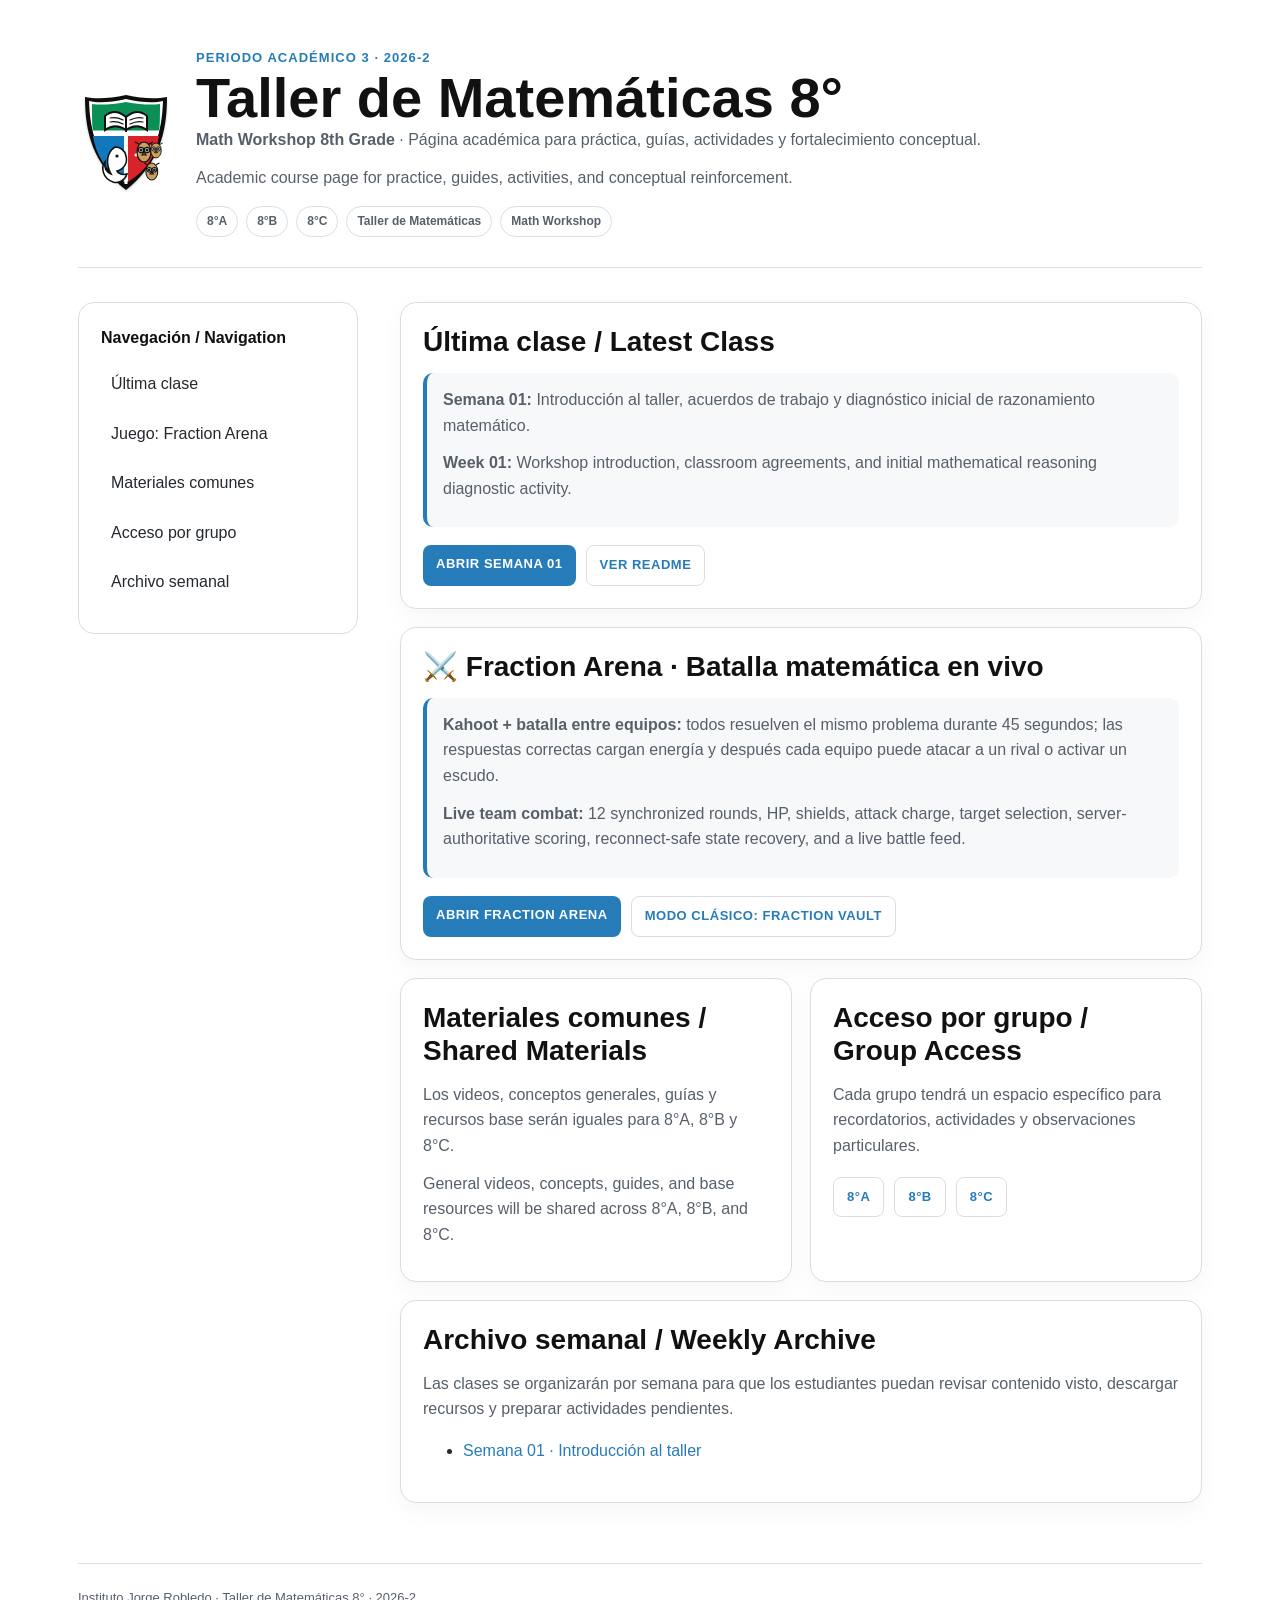
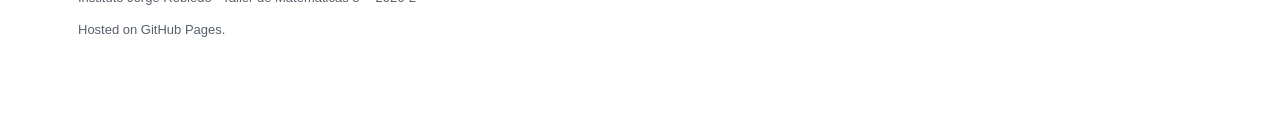
<file: index.html>
<!DOCTYPE html>
<html lang="es">
<head>
  <meta charset="UTF-8" />
  <meta name="viewport" content="width=device-width, initial-scale=1.0" />
  <title>Taller de Matemáticas 8° | Instituto Jorge Robledo</title>
  <link rel="stylesheet" href="assets/style.css" />
</head>
<body>
  <main class="page">
    <header class="hero">
      <img class="school-logo" src="assets/logo_ijr.svg?v=20260706-2" alt="Logo Instituto Jorge Robledo" loading="eager" decoding="sync" />
      <div class="hero-text">
        <p class="kicker">Periodo académico 3 · 2026-2</p>
        <h1>Taller de Matemáticas 8°</h1>
        <p><strong>Math Workshop 8th Grade</strong> · Página académica para práctica, guías, actividades y fortalecimiento conceptual.</p>
        <p>Academic course page for practice, guides, activities, and conceptual reinforcement.</p>
        <div class="badges">
          <span class="badge">8°A</span>
          <span class="badge">8°B</span>
          <span class="badge">8°C</span>
          <span class="badge">Taller de Matemáticas</span>
          <span class="badge">Math Workshop</span>
        </div>
      </div>
    </header>

    <section class="layout">
      <aside class="sidebar">
        <div class="sidebar-title">Navegación / Navigation</div>
        <ul class="nav-list">
          <li><a href="#ultima-clase">Última clase</a></li>
          <li><a href="#juego">Juego: Fraction Arena</a></li>
          <li><a href="#materiales">Materiales comunes</a></li>
          <li><a href="#grupos">Acceso por grupo</a></li>
          <li><a href="#archivo">Archivo semanal</a></li>
        </ul>
      </aside>

      <div class="card-grid">
        <article id="ultima-clase" class="card full">
          <h2>Última clase / Latest Class</h2>
          <div class="notice">
            <p><strong>Semana 01:</strong> Introducción al taller, acuerdos de trabajo y diagnóstico inicial de razonamiento matemático.</p>
            <p><strong>Week 01:</strong> Workshop introduction, classroom agreements, and initial mathematical reasoning diagnostic activity.</p>
          </div>
          <div class="button-row">
            <a class="button" href="clases/semana-01/">Abrir Semana 01</a>
            <a class="button secondary" href="README.md">Ver README</a>
          </div>
        </article>

        <article id="juego" class="card full">
          <h2>⚔️ Fraction Arena · Batalla matemática en vivo</h2>
          <div class="notice">
            <p><strong>Kahoot + batalla entre equipos:</strong> todos resuelven el mismo problema durante 45 segundos; las respuestas correctas cargan energía y después cada equipo puede atacar a un rival o activar un escudo.</p>
            <p><strong>Live team combat:</strong> 12 synchronized rounds, HP, shields, attack charge, target selection, server-authoritative scoring, reconnect-safe state recovery, and a live battle feed.</p>
          </div>
          <div class="button-row">
            <a class="button" href="games/fraction-arena/">Abrir Fraction Arena</a>
            <a class="button secondary" href="games/fraction-vault/">Modo clásico: Fraction Vault</a>
          </div>
        </article>

        <article id="materiales" class="card">
          <h2>Materiales comunes / Shared Materials</h2>
          <p>Los videos, conceptos generales, guías y recursos base serán iguales para 8°A, 8°B y 8°C.</p>
          <p>General videos, concepts, guides, and base resources will be shared across 8°A, 8°B, and 8°C.</p>
        </article>

        <article id="grupos" class="card">
          <h2>Acceso por grupo / Group Access</h2>
          <p>Cada grupo tendrá un espacio específico para recordatorios, actividades y observaciones particulares.</p>
          <div class="button-row">
            <a class="button secondary" href="grupos/8A.html">8°A</a>
            <a class="button secondary" href="grupos/8B.html">8°B</a>
            <a class="button secondary" href="grupos/8C.html">8°C</a>
          </div>
        </article>

        <article id="archivo" class="card full">
          <h2>Archivo semanal / Weekly Archive</h2>
          <p>Las clases se organizarán por semana para que los estudiantes puedan revisar contenido visto, descargar recursos y preparar actividades pendientes.</p>
          <ul>
            <li><a href="clases/semana-01/">Semana 01 · Introducción al taller</a></li>
          </ul>
        </article>
      </div>
    </section>

    <footer class="footer">
      <p>Instituto Jorge Robledo · Taller de Matemáticas 8° · 2026-2</p>
      <p>Hosted on GitHub Pages.</p>
    </footer>
  </main>
</body>
</html>
</file>
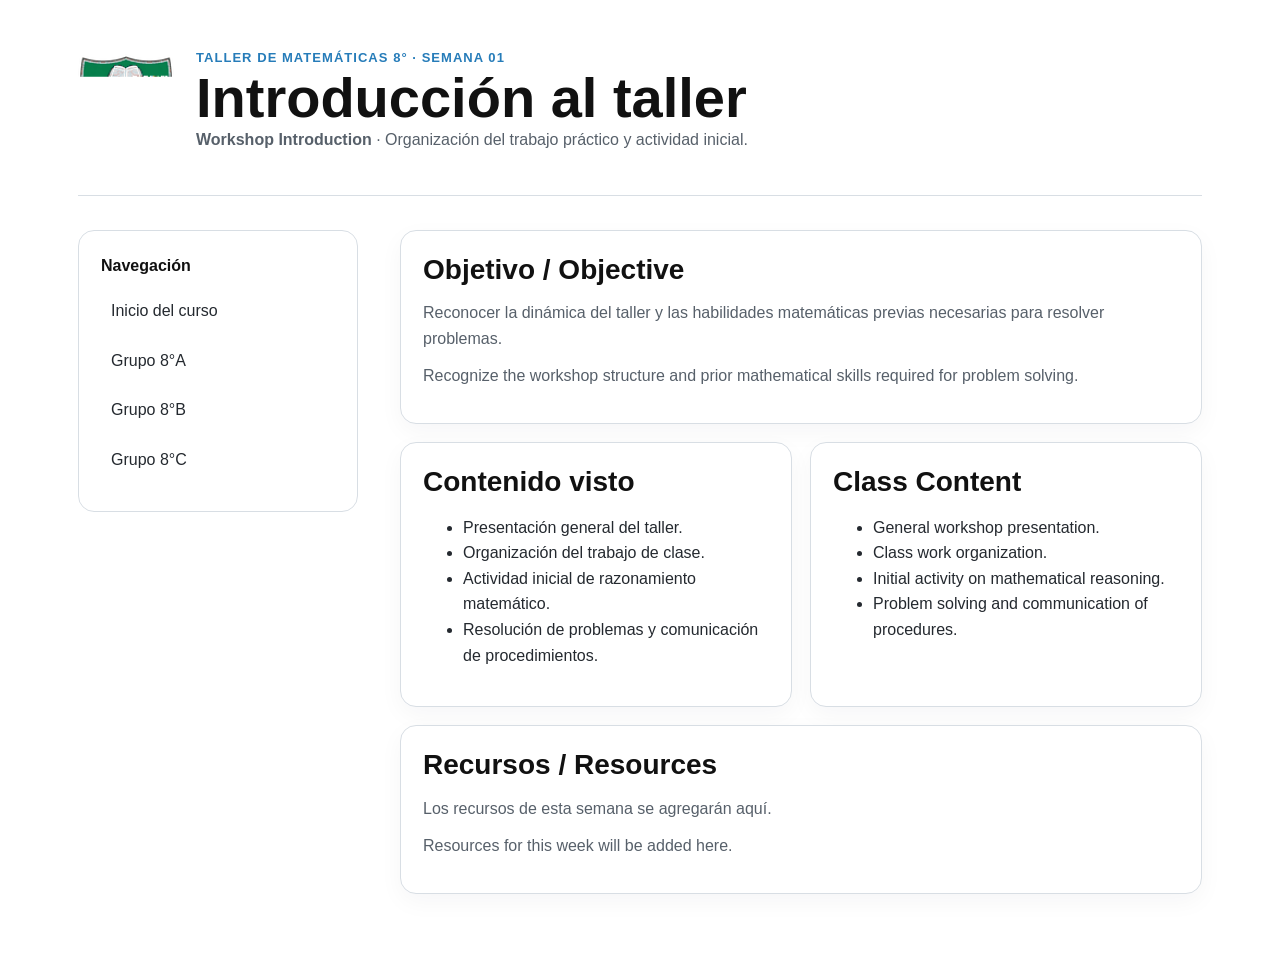
<file: clases/semana-01/index.html>
<!DOCTYPE html>
<html lang="es">
<head>
  <meta charset="UTF-8" />
  <meta name="viewport" content="width=device-width, initial-scale=1.0" />
  <title>Semana 01 | Taller de Matemáticas 8°</title>
  <link rel="stylesheet" href="../../assets/style.css" />
</head>
<body>
  <main class="page">
    <header class="hero">
      <img class="school-logo" src="../../assets/logo_colegio_transparente.png" alt="Logo Instituto Jorge Robledo" />
      <div class="hero-text">
        <p class="kicker">Taller de Matemáticas 8° · Semana 01</p>
        <h1>Introducción al taller</h1>
        <p><strong>Workshop Introduction</strong> · Organización del trabajo práctico y actividad inicial.</p>
      </div>
    </header>

    <section class="layout">
      <aside class="sidebar">
        <div class="sidebar-title">Navegación</div>
        <ul class="nav-list">
          <li><a href="../../index.html">Inicio del curso</a></li>
          <li><a href="../../grupos/8A.html">Grupo 8°A</a></li>
          <li><a href="../../grupos/8B.html">Grupo 8°B</a></li>
          <li><a href="../../grupos/8C.html">Grupo 8°C</a></li>
        </ul>
      </aside>

      <div class="card-grid">
        <article class="card full">
          <h2>Objetivo / Objective</h2>
          <p>Reconocer la dinámica del taller y las habilidades matemáticas previas necesarias para resolver problemas.</p>
          <p>Recognize the workshop structure and prior mathematical skills required for problem solving.</p>
        </article>

        <article class="card">
          <h2>Contenido visto</h2>
          <ul>
            <li>Presentación general del taller.</li>
            <li>Organización del trabajo de clase.</li>
            <li>Actividad inicial de razonamiento matemático.</li>
            <li>Resolución de problemas y comunicación de procedimientos.</li>
          </ul>
        </article>

        <article class="card">
          <h2>Class Content</h2>
          <ul>
            <li>General workshop presentation.</li>
            <li>Class work organization.</li>
            <li>Initial activity on mathematical reasoning.</li>
            <li>Problem solving and communication of procedures.</li>
          </ul>
        </article>

        <article class="card full">
          <h2>Recursos / Resources</h2>
          <p>Los recursos de esta semana se agregarán aquí.</p>
          <p>Resources for this week will be added here.</p>
        </article>
      </div>
    </section>
  </main>
</body>
</html>
</file>
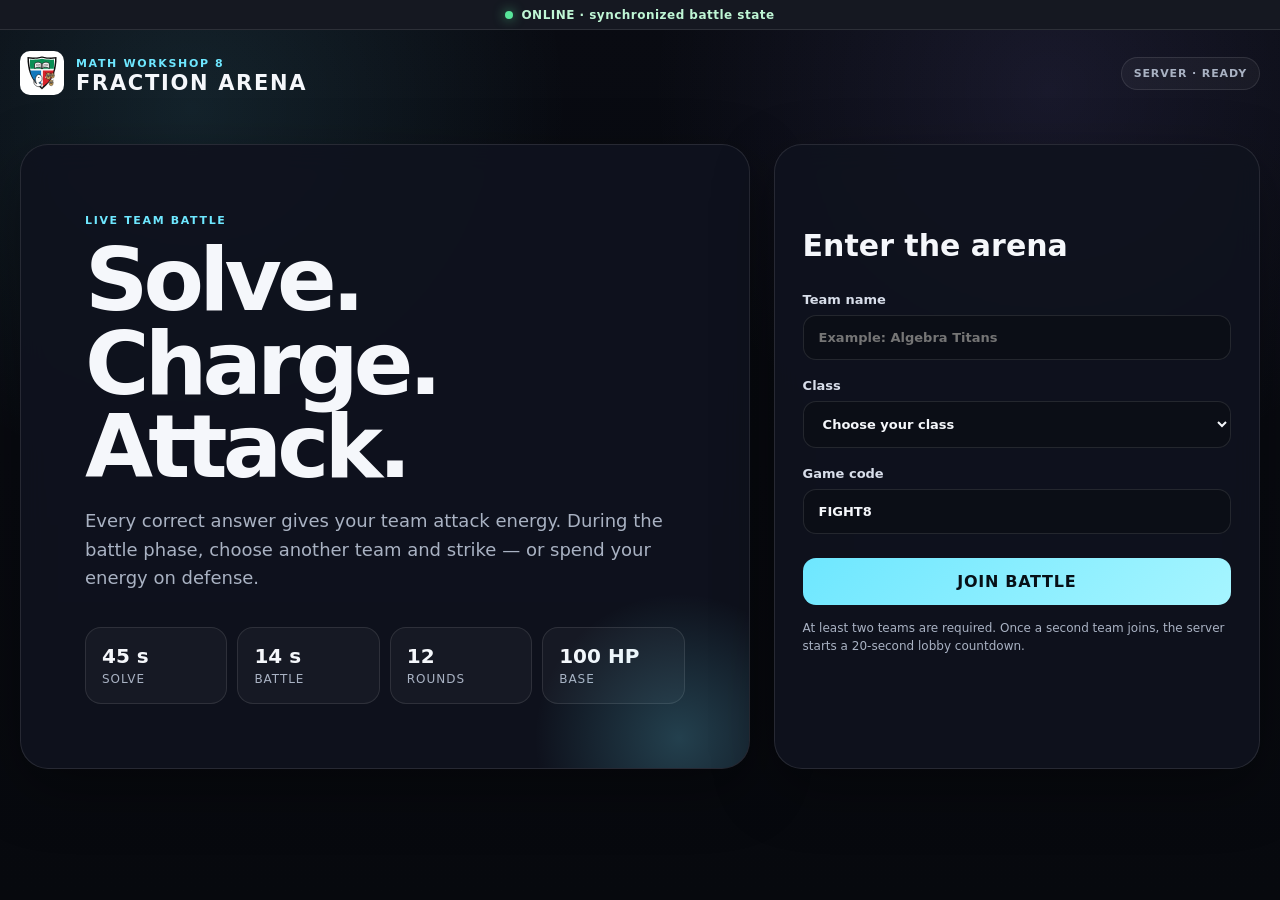
<file: games/fraction-arena/index.html>
<!DOCTYPE html>
<html lang="en">
<head>
  <meta charset="UTF-8" />
  <meta name="viewport" content="width=device-width, initial-scale=1.0, viewport-fit=cover" />
  <meta name="theme-color" content="#090b12" />
  <meta name="description" content="Fraction Arena - live Grade 8 algebra battle game." />
  <link rel="manifest" href="manifest.webmanifest" />
  <link rel="stylesheet" href="styles.css" />
  <title>Fraction Arena | Math Workshop 8</title>
</head>
<body>
  <div class="network-strip" id="networkStrip" role="status" aria-live="polite">
    <span class="network-dot"></span>
    <span id="networkText">Checking connection…</span>
  </div>

  <main class="shell">
    <header class="topbar">
      <a class="brand" href="../../" aria-label="Back to Math Workshop 8">
        <img src="../../assets/logo_ijr.svg" alt="Instituto Jorge Robledo" />
        <div>
          <span class="eyebrow">Math Workshop 8</span>
          <strong>FRACTION ARENA</strong>
        </div>
      </a>
      <div class="server-chip" id="serverChip">SERVER · READY</div>
    </header>

    <section id="joinView" class="join-view">
      <div class="hero-card">
        <div class="hero-copy">
          <span class="kicker">LIVE TEAM BATTLE</span>
          <h1>Solve. Charge. Attack.</h1>
          <p>Every correct answer gives your team attack energy. During the battle phase, choose another team and strike — or spend your energy on defense.</p>
          <div class="rule-grid">
            <div><strong>45 s</strong><span>Solve</span></div>
            <div><strong>14 s</strong><span>Battle</span></div>
            <div><strong>12</strong><span>Rounds</span></div>
            <div><strong>100 HP</strong><span>Base</span></div>
          </div>
        </div>

        <form id="joinForm" class="join-card" autocomplete="off">
          <h2>Enter the arena</h2>
          <label>
            Team name
            <input id="teamName" maxlength="40" placeholder="Example: Algebra Titans" required />
          </label>
          <label>
            Class
            <select id="groupCode" required>
              <option value="">Choose your class</option>
              <option value="8A">8A</option>
              <option value="8B">8B</option>
              <option value="8C">8C</option>
            </select>
          </label>
          <label>
            Game code
            <input id="joinCode" maxlength="12" inputmode="latin" autocapitalize="characters" placeholder="Example: FIGHT8" value="FIGHT8" required />
          </label>
          <button class="primary-btn" id="joinButton" type="submit">JOIN BATTLE</button>
          <p class="microcopy">At least two teams are required. Once a second team joins, the server starts a 20-second lobby countdown.</p>
          <div class="message" id="joinMessage" aria-live="polite"></div>
        </form>
      </div>
    </section>

    <section id="gameView" class="game-view hidden">
      <div class="battle-hud">
        <div class="identity-block">
          <span class="eyebrow" id="roomLabel">ROOM</span>
          <h2 id="teamLabel">Team</h2>
        </div>
        <div class="hud-stat hp-stat">
          <span>HP</span>
          <strong id="hpValue">100</strong>
          <div class="meter"><i id="hpBar"></i></div>
        </div>
        <div class="hud-stat">
          <span>Shield</span>
          <strong id="shieldValue">0</strong>
        </div>
        <div class="hud-stat">
          <span>Charge</span>
          <strong id="chargeValue">0</strong>
        </div>
        <div class="hud-stat">
          <span>Score</span>
          <strong id="scoreValue">0</strong>
        </div>
      </div>

      <div class="phase-banner" id="phaseBanner">
        <div>
          <span class="phase-tag" id="phaseTag">LOBBY</span>
          <strong id="roundText">Waiting for teams</strong>
        </div>
        <div class="timer" id="timer">--</div>
      </div>

      <div class="arena-layout">
        <section class="main-panel">
          <div id="lobbyPanel" class="panel lobby-panel">
            <div class="pulse-orb"></div>
            <h2 id="lobbyTitle">Waiting for an opponent…</h2>
            <p id="lobbyText">Share the same game code with another team in your class.</p>
            <div class="team-count" id="teamCount">1 team connected</div>
          </div>

          <div id="questionPanel" class="panel question-panel hidden">
            <div class="question-head">
              <span class="skill-chip" id="skillChip">Skill</span>
              <span id="answerStatus" class="answer-status"></span>
            </div>
            <h2 id="questionPrompt">Question</h2>
            <div class="expression" id="questionExpression">Expression</div>
            <div class="option-grid" id="optionGrid"></div>
            <button id="lockAnswerBtn" class="primary-btn lock-btn" type="button" disabled>LOCK ANSWER</button>
            <div class="message" id="answerMessage" aria-live="polite"></div>
          </div>

          <div id="attackPanel" class="panel attack-panel hidden">
            <div class="reveal-card" id="revealCard"></div>
            <div class="attack-head">
              <div>
                <span class="kicker">BATTLE PHASE</span>
                <h2>Spend your charge</h2>
              </div>
              <div class="target-chip" id="targetChip">No target selected</div>
            </div>
            <div class="action-grid">
              <button class="action-btn" data-action="quick" type="button">
                <span>⚡ Quick Strike</span><strong>10 charge → 10 damage</strong>
              </button>
              <button class="action-btn power" data-action="power" type="button">
                <span>💥 Power Blast</span><strong>18 charge → 18 damage</strong>
              </button>
              <button class="action-btn shield" data-action="shield" type="button">
                <span>🛡 Shield Up</span><strong>12 charge → +15 shield</strong>
              </button>
            </div>
            <div class="message" id="actionMessage" aria-live="polite"></div>
          </div>

          <div id="finishedPanel" class="panel finished-panel hidden">
            <span class="kicker">BATTLE COMPLETE</span>
            <h2 id="winnerTitle">Final standings</h2>
            <p>Final ranking uses score first, then remaining HP and correct answers.</p>
            <div id="podium" class="podium"></div>
            <button id="leaveButton" class="secondary-btn" type="button">LEAVE ARENA</button>
          </div>
        </section>

        <aside class="side-panel">
          <section class="panel teams-panel">
            <div class="panel-title-row">
              <h3>Battlefield</h3>
              <span id="onlineCount">0 teams</span>
            </div>
            <div id="teamsList" class="teams-list"></div>
          </section>

          <section class="panel feed-panel">
            <div class="panel-title-row">
              <h3>Battle feed</h3>
              <span>live</span>
            </div>
            <div id="eventFeed" class="event-feed" aria-live="polite"></div>
          </section>
        </aside>
      </div>
    </section>

    <div id="damageLayer" class="damage-layer" aria-hidden="true"></div>
  </main>

  <script src="app.js" defer></script>
</body>
</html>
</file>
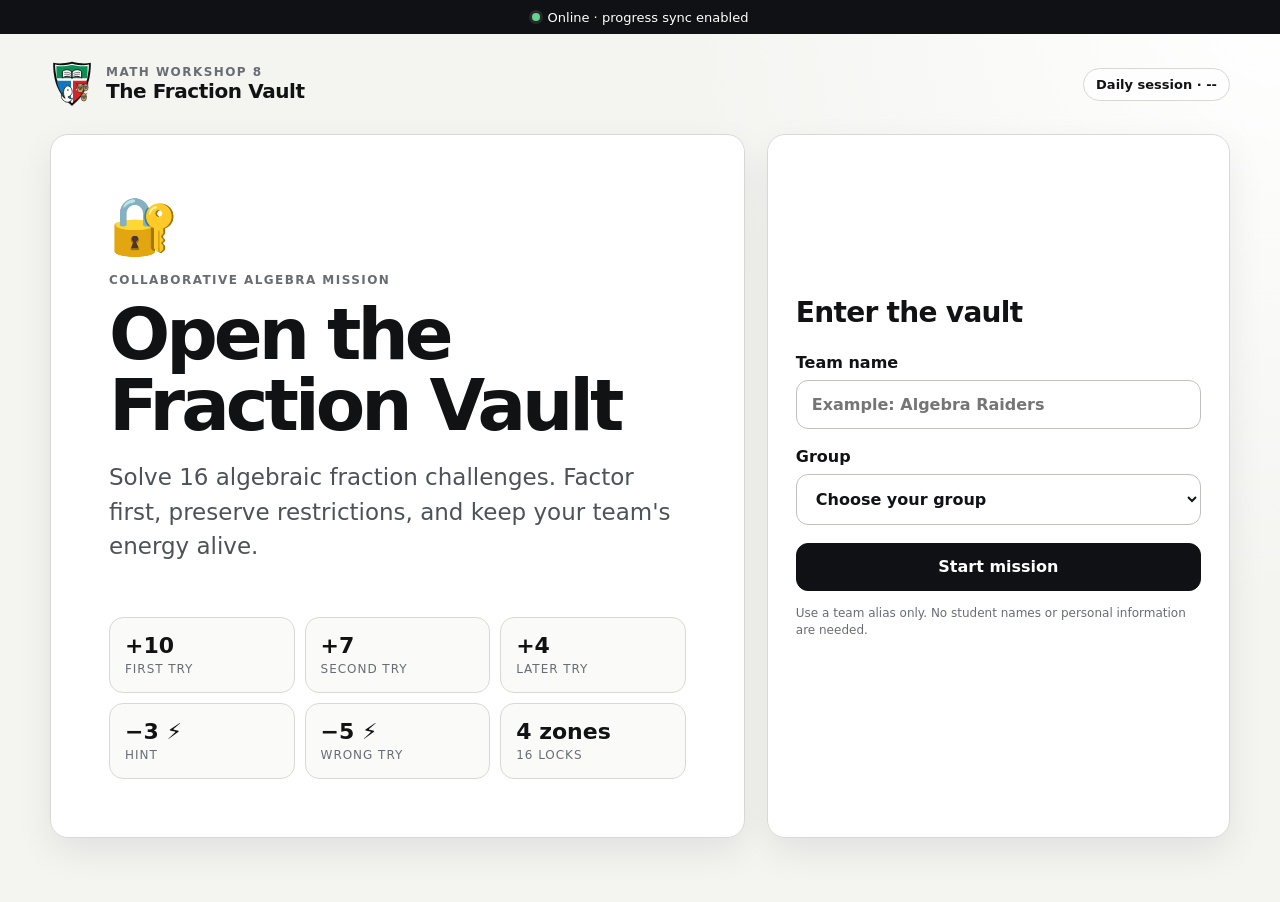
<file: games/fraction-vault/index.html>
<!DOCTYPE html>
<html lang="en">
<head>
  <meta charset="UTF-8" />
  <meta name="viewport" content="width=device-width, initial-scale=1.0, viewport-fit=cover" />
  <meta name="theme-color" content="#101114" />
  <meta name="description" content="The Fraction Vault - Grade 8 algebraic fractional expressions classroom game." />
  <link rel="manifest" href="manifest.webmanifest" />
  <link rel="stylesheet" href="styles.css" />
  <title>The Fraction Vault | Math Workshop 8</title>
</head>
<body>
  <div class="network-strip" id="networkStrip" role="status" aria-live="polite">
    <span class="network-dot" id="networkDot"></span>
    <span id="networkText">Checking connection…</span>
  </div>

  <main class="app-shell">
    <header class="game-header">
      <a class="brand" href="../../" aria-label="Back to Math Workshop 8">
        <img src="../../assets/logo_ijr.svg" alt="Instituto Jorge Robledo" />
        <div>
          <span class="eyebrow">Math Workshop 8</span>
          <strong>The Fraction Vault</strong>
        </div>
      </a>
      <div class="session-pill">Daily session · <span id="sessionDay">--</span></div>
    </header>

    <section id="joinView" class="view join-view">
      <div class="hero-card">
        <div class="hero-lock" aria-hidden="true">🔐</div>
        <p class="eyebrow">Collaborative algebra mission</p>
        <h1>Open the Fraction Vault</h1>
        <p class="lead">Solve 16 algebraic fraction challenges. Factor first, preserve restrictions, and keep your team's energy alive.</p>
        <div class="rule-grid" aria-label="Game rules">
          <div><strong>+10</strong><span>first try</span></div>
          <div><strong>+7</strong><span>second try</span></div>
          <div><strong>+4</strong><span>later try</span></div>
          <div><strong>−3 ⚡</strong><span>hint</span></div>
          <div><strong>−5 ⚡</strong><span>wrong try</span></div>
          <div><strong>4 zones</strong><span>16 locks</span></div>
        </div>
      </div>

      <form id="joinForm" class="panel join-panel" autocomplete="off">
        <h2>Enter the vault</h2>
        <label>
          Team name
          <input id="teamName" name="teamName" type="text" minlength="2" maxlength="40" placeholder="Example: Algebra Raiders" required />
        </label>
        <label>
          Group
          <select id="groupCode" name="groupCode" required>
            <option value="">Choose your group</option>
            <option value="8A">8A</option>
            <option value="8B">8B</option>
            <option value="8C">8C</option>
          </select>
        </label>
        <button class="primary-btn" type="submit" id="joinButton">Start mission</button>
        <p class="form-note">Use a team alias only. No student names or personal information are needed.</p>
        <div id="joinMessage" class="message" aria-live="polite"></div>
      </form>
    </section>

    <section id="gameView" class="view game-view hidden" aria-live="polite">
      <aside class="status-panel panel">
        <div class="team-block">
          <span class="eyebrow">Team</span>
          <h2 id="teamLabel">—</h2>
          <span id="groupLabel" class="tag">—</span>
        </div>

        <div class="stat-grid">
          <div class="stat-card"><span>Score</span><strong id="scoreValue">0</strong></div>
          <div class="stat-card"><span>Energy</span><strong id="energyValue">100 ⚡</strong></div>
          <div class="stat-card"><span>Solved</span><strong id="solvedValue">0 / 16</strong></div>
        </div>

        <div class="zone-map" id="zoneMap" aria-label="Mission progress"></div>

        <button id="leaderboardButton" class="secondary-btn" type="button">Refresh leaderboard</button>
      </aside>

      <section class="challenge-column">
        <article class="challenge-card panel" id="challengeCard">
          <div class="challenge-topline">
            <div>
              <span id="zoneLabel" class="eyebrow">Zone 1</span>
              <h2 id="challengeTitle">Challenge 1</h2>
            </div>
            <div class="challenge-number" id="challengeNumber">01</div>
          </div>

          <div class="role-card">
            <span>Rotate role</span>
            <strong id="roleLabel">Restriction Guardian</strong>
          </div>

          <div class="problem-box">
            <p id="instructionText"></p>
            <div id="expressionBox" class="expression" aria-label="Algebraic expression"></div>
          </div>

          <form id="answerForm" class="answer-form"></form>

          <div class="action-row">
            <button id="hintButton" type="button" class="secondary-btn">Use hint · −3 ⚡</button>
            <button id="submitButton" type="submit" form="answerForm" class="primary-btn">Verify answer</button>
          </div>

          <div id="challengeMessage" class="message" aria-live="polite"></div>
          <div id="hintBox" class="hint-box hidden"></div>
        </article>

        <section class="panel leaderboard-panel">
          <div class="section-heading">
            <div>
              <span class="eyebrow">Class race</span>
              <h2>Leaderboard</h2>
            </div>
            <span class="tiny-note">updates every 15 s</span>
          </div>
          <ol id="leaderboardList" class="leaderboard-list"></ol>
        </section>
      </section>
    </section>

    <section id="completeView" class="view complete-view hidden">
      <div class="panel completion-card">
        <div class="completion-icon">🏆</div>
        <p class="eyebrow">Mission complete</p>
        <h1>The vault is open.</h1>
        <p id="completionSummary" class="lead"></p>
        <button id="completionLeaderboardButton" class="primary-btn" type="button">View final leaderboard</button>
      </div>
    </section>
  </main>

  <div class="event-modal hidden" id="eventModal" role="dialog" aria-modal="true" aria-labelledby="eventTitle">
    <div class="event-card">
      <div class="event-icon" id="eventIcon">⚡</div>
      <p class="eyebrow">Zone event</p>
      <h2 id="eventTitle">Bonus unlocked</h2>
      <p id="eventText"></p>
      <button id="eventClose" class="primary-btn" type="button">Continue</button>
    </div>
  </div>

  <script src="app.js" defer></script>
</body>
</html>
</file>
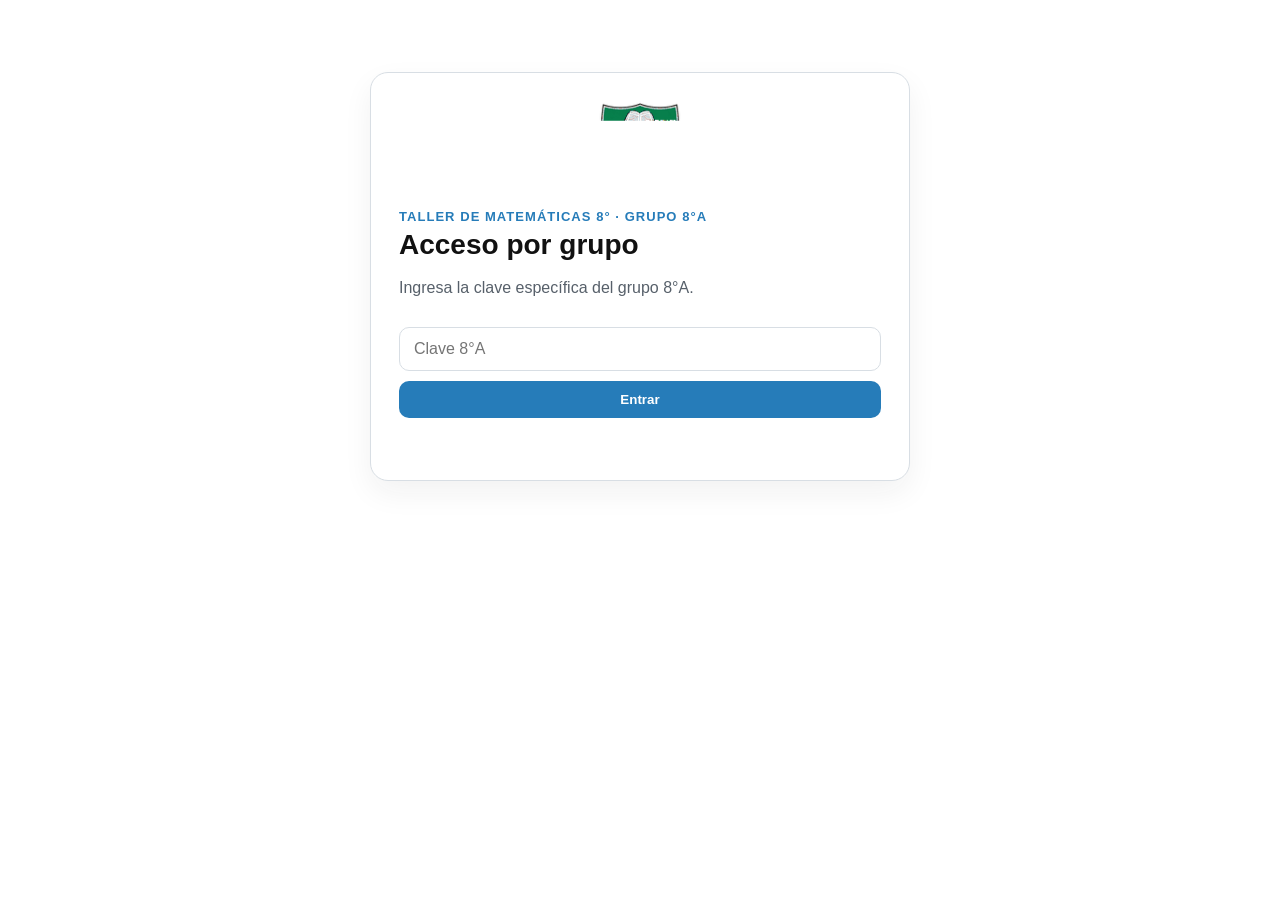
<file: grupos/8A.html>
<!DOCTYPE html>
<html lang="es">
<head>
  <meta charset="UTF-8" />
  <meta name="viewport" content="width=device-width, initial-scale=1.0" />
  <title>Grupo 8°A | Taller de Matemáticas 8°</title>
  <link rel="stylesheet" href="../assets/style.css" />
</head>
<body>
  <section id="login" class="lock-screen">
    <img class="lock-logo" src="../assets/logo_colegio_transparente.png" alt="Logo Instituto Jorge Robledo" />
    <p class="kicker">Taller de Matemáticas 8° · Grupo 8°A</p>
    <h2>Acceso por grupo</h2>
    <p>Ingresa la clave específica del grupo 8°A.</p>
    <input id="password" type="password" placeholder="Clave 8°A" />
    <button onclick="checkAccess()">Entrar</button>
    <p id="error" class="error"></p>
  </section>

  <main id="content" class="page" style="display:none;">
    <header class="hero">
      <img class="school-logo" src="../assets/logo_colegio_transparente.png" alt="Logo Instituto Jorge Robledo" />
      <div class="hero-text">
        <p class="kicker">Taller de Matemáticas 8° · Grupo 8°A</p>
        <h1>Grupo 8°A</h1>
        <p>Espacio específico para recordatorios, actividades y recursos del grupo 8°A.</p>
        <p>Specific space for reminders, activities, and resources for group 8°A.</p>
      </div>
    </header>
    <section class="card-grid" style="margin-top:34px;">
      <article class="card full">
        <h2>Estado actual / Current Status</h2>
        <p>Contenido específico pendiente por publicar.</p>
        <p>Specific content pending publication.</p>
        <div class="button-row"><a class="button" href="../index.html">Volver al curso</a></div>
      </article>
    </section>
  </main>
  <script>
    const GROUP_PASSWORD = "taller8A-2026";
    const ACCESS_KEY = "ijr-taller-8A-access";
    function checkAccess() {
      const input = document.getElementById("password").value.trim();
      if (input === GROUP_PASSWORD) {
        localStorage.setItem(ACCESS_KEY, "ok");
        document.getElementById("login").style.display = "none";
        document.getElementById("content").style.display = "block";
      } else {
        document.getElementById("error").textContent = "Clave incorrecta. Verifica con el docente.";
      }
    }
    window.onload = () => {
      if (localStorage.getItem(ACCESS_KEY) === "ok") {
        document.getElementById("login").style.display = "none";
        document.getElementById("content").style.display = "block";
      }
    };
  </script>
</body>
</html>
</file>
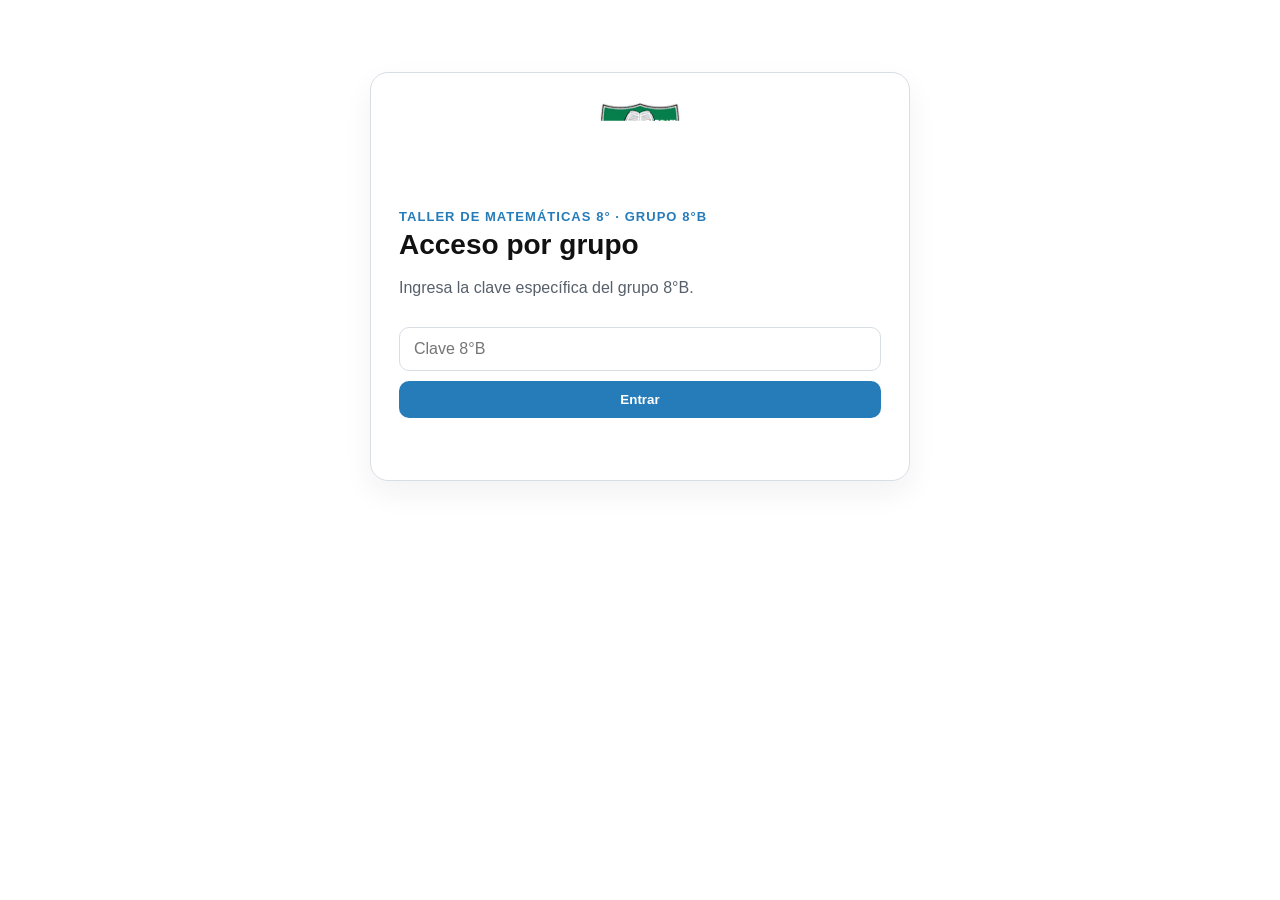
<file: grupos/8B.html>
<!DOCTYPE html>
<html lang="es">
<head>
  <meta charset="UTF-8" />
  <meta name="viewport" content="width=device-width, initial-scale=1.0" />
  <title>Grupo 8°B | Taller de Matemáticas 8°</title>
  <link rel="stylesheet" href="../assets/style.css" />
</head>
<body>
  <section id="login" class="lock-screen">
    <img class="lock-logo" src="../assets/logo_colegio_transparente.png" alt="Logo Instituto Jorge Robledo" />
    <p class="kicker">Taller de Matemáticas 8° · Grupo 8°B</p>
    <h2>Acceso por grupo</h2>
    <p>Ingresa la clave específica del grupo 8°B.</p>
    <input id="password" type="password" placeholder="Clave 8°B" />
    <button onclick="checkAccess()">Entrar</button>
    <p id="error" class="error"></p>
  </section>

  <main id="content" class="page" style="display:none;">
    <header class="hero">
      <img class="school-logo" src="../assets/logo_colegio_transparente.png" alt="Logo Instituto Jorge Robledo" />
      <div class="hero-text">
        <p class="kicker">Taller de Matemáticas 8° · Grupo 8°B</p>
        <h1>Grupo 8°B</h1>
        <p>Espacio específico para recordatorios, actividades y recursos del grupo 8°B.</p>
        <p>Specific space for reminders, activities, and resources for group 8°B.</p>
      </div>
    </header>
    <section class="card-grid" style="margin-top:34px;">
      <article class="card full">
        <h2>Estado actual / Current Status</h2>
        <p>Contenido específico pendiente por publicar.</p>
        <p>Specific content pending publication.</p>
        <div class="button-row"><a class="button" href="../index.html">Volver al curso</a></div>
      </article>
    </section>
  </main>
  <script>
    const GROUP_PASSWORD = "taller8B-2026";
    const ACCESS_KEY = "ijr-taller-8B-access";
    function checkAccess() {
      const input = document.getElementById("password").value.trim();
      if (input === GROUP_PASSWORD) {
        localStorage.setItem(ACCESS_KEY, "ok");
        document.getElementById("login").style.display = "none";
        document.getElementById("content").style.display = "block";
      } else {
        document.getElementById("error").textContent = "Clave incorrecta. Verifica con el docente.";
      }
    }
    window.onload = () => {
      if (localStorage.getItem(ACCESS_KEY) === "ok") {
        document.getElementById("login").style.display = "none";
        document.getElementById("content").style.display = "block";
      }
    };
  </script>
</body>
</html>
</file>
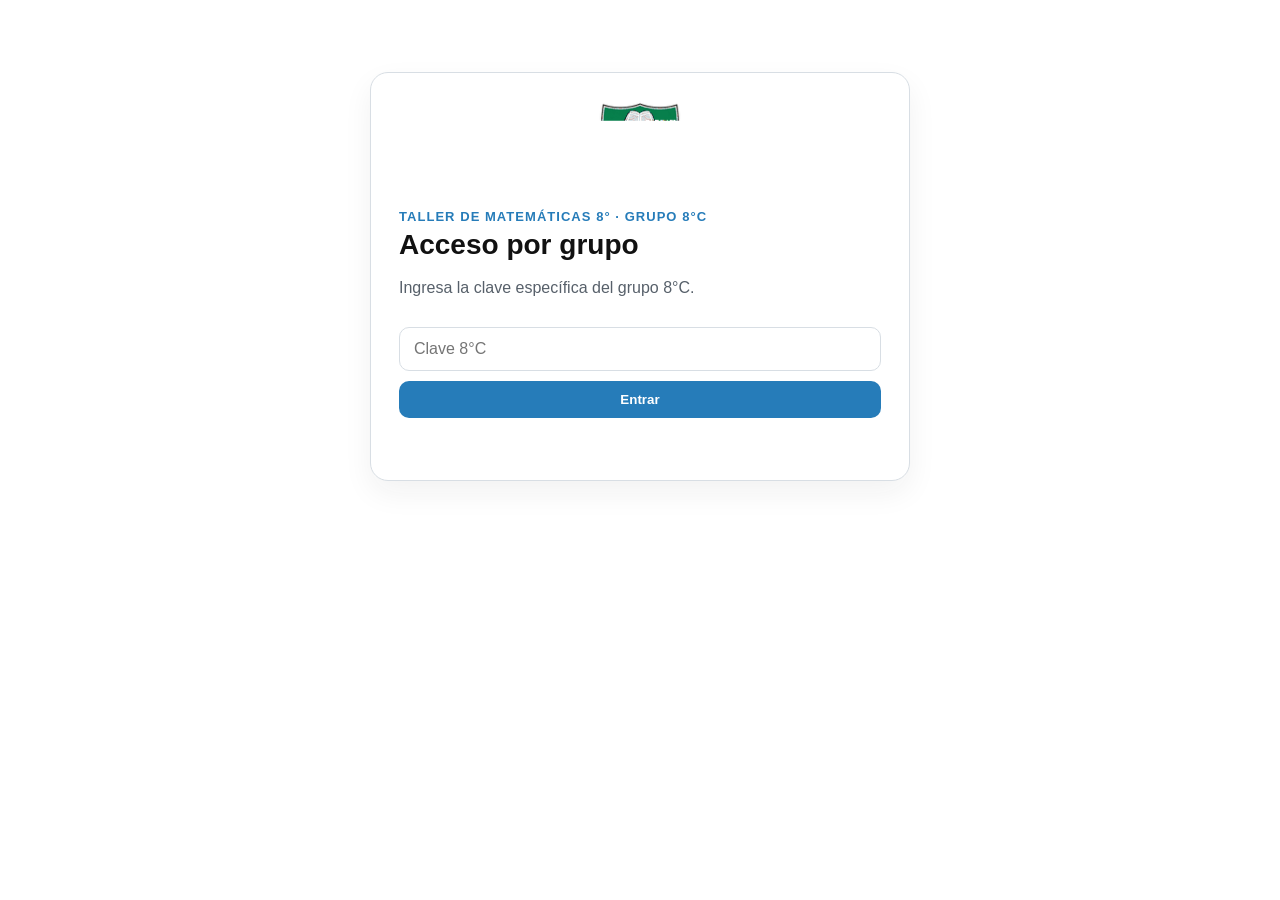
<file: grupos/8C.html>
<!DOCTYPE html>
<html lang="es">
<head>
  <meta charset="UTF-8" />
  <meta name="viewport" content="width=device-width, initial-scale=1.0" />
  <title>Grupo 8°C | Taller de Matemáticas 8°</title>
  <link rel="stylesheet" href="../assets/style.css" />
</head>
<body>
  <section id="login" class="lock-screen">
    <img class="lock-logo" src="../assets/logo_colegio_transparente.png" alt="Logo Instituto Jorge Robledo" />
    <p class="kicker">Taller de Matemáticas 8° · Grupo 8°C</p>
    <h2>Acceso por grupo</h2>
    <p>Ingresa la clave específica del grupo 8°C.</p>
    <input id="password" type="password" placeholder="Clave 8°C" />
    <button onclick="checkAccess()">Entrar</button>
    <p id="error" class="error"></p>
  </section>

  <main id="content" class="page" style="display:none;">
    <header class="hero">
      <img class="school-logo" src="../assets/logo_colegio_transparente.png" alt="Logo Instituto Jorge Robledo" />
      <div class="hero-text">
        <p class="kicker">Taller de Matemáticas 8° · Grupo 8°C</p>
        <h1>Grupo 8°C</h1>
        <p>Espacio específico para recordatorios, actividades y recursos del grupo 8°C.</p>
        <p>Specific space for reminders, activities, and resources for group 8°C.</p>
      </div>
    </header>
    <section class="card-grid" style="margin-top:34px;">
      <article class="card full">
        <h2>Estado actual / Current Status</h2>
        <p>Contenido específico pendiente por publicar.</p>
        <p>Specific content pending publication.</p>
        <div class="button-row"><a class="button" href="../index.html">Volver al curso</a></div>
      </article>
    </section>
  </main>
  <script>
    const GROUP_PASSWORD = "taller8C-2026";
    const ACCESS_KEY = "ijr-taller-8C-access";
    function checkAccess() {
      const input = document.getElementById("password").value.trim();
      if (input === GROUP_PASSWORD) {
        localStorage.setItem(ACCESS_KEY, "ok");
        document.getElementById("login").style.display = "none";
        document.getElementById("content").style.display = "block";
      } else {
        document.getElementById("error").textContent = "Clave incorrecta. Verifica con el docente.";
      }
    }
    window.onload = () => {
      if (localStorage.getItem(ACCESS_KEY) === "ok") {
        document.getElementById("login").style.display = "none";
        document.getElementById("content").style.display = "block";
      }
    };
  </script>
</body>
</html>
</file>
<file: assets/style.css>
:root {
  --bg: #ffffff;
  --text: #24292f;
  --muted: #57606a;
  --soft: #f6f8fa;
  --border: #d8dee4;
  --primary: #267CB9;
  --primary-dark: #1f5f8f;
  --success: #1a7f37;
  --warning: #9a6700;
}

* { box-sizing: border-box; }

body {
  margin: 0;
  background: var(--bg);
  color: var(--text);
  font-family: -apple-system, BlinkMacSystemFont, "Segoe UI", Helvetica, Arial, sans-serif;
  line-height: 1.6;
}

.page {
  max-width: 1180px;
  margin: 0 auto;
  padding: 48px 28px 72px;
}

.hero {
  display: grid;
  grid-template-columns: auto 1fr;
  align-items: center;
  gap: 22px;
  padding-bottom: 30px;
  border-bottom: 1px solid var(--border);
}

.hero-text { min-width: 0; }

.school-logo {
  width: 96px;
  height: 104px;
  object-fit: contain;
  display: block;
}

.lock-logo {
  width: 82px;
  height: 90px;
  object-fit: contain;
  display: block;
  margin: 0 auto 16px;
}

.kicker {
  color: var(--primary);
  font-size: 13px;
  font-weight: 800;
  letter-spacing: 0.08em;
  text-transform: uppercase;
  margin: 0;
}

h1 {
  margin: 0;
  color: #111111;
  font-size: clamp(34px, 5vw, 56px);
  line-height: 1.04;
  font-weight: 850;
}

h2 {
  margin: 0 0 14px;
  color: #111111;
  font-size: 28px;
  line-height: 1.2;
}

h3 {
  margin: 0 0 10px;
  color: #111111;
  font-size: 20px;
}

p { margin: 0 0 12px; color: var(--muted); }

a { color: var(--primary); text-decoration: none; }
a:hover { text-decoration: underline; }

.layout {
  display: grid;
  grid-template-columns: 280px 1fr;
  gap: 42px;
  margin-top: 34px;
}

.sidebar {
  position: sticky;
  top: 28px;
  align-self: start;
  border: 1px solid var(--border);
  border-radius: 16px;
  padding: 22px;
  background: #fff;
}

.sidebar-title {
  color: #111;
  font-weight: 850;
  margin-bottom: 12px;
}

.nav-list {
  list-style: none;
  padding: 0;
  margin: 0;
}

.nav-list li { margin: 8px 0; }
.nav-list a {
  display: block;
  padding: 8px 10px;
  border-radius: 8px;
  color: var(--text);
}
.nav-list a:hover { background: var(--soft); text-decoration: none; }

.card-grid {
  display: grid;
  grid-template-columns: repeat(2, minmax(0, 1fr));
  gap: 18px;
}

.card {
  border: 1px solid var(--border);
  border-radius: 16px;
  padding: 22px;
  background: #fff;
  box-shadow: 0 8px 24px rgba(31, 35, 40, 0.04);
}

.card.full { grid-column: 1 / -1; }

.badges {
  display: flex;
  flex-wrap: wrap;
  gap: 8px;
  margin-top: 16px;
}

.badge {
  display: inline-block;
  padding: 5px 10px;
  border: 1px solid var(--border);
  border-radius: 999px;
  color: var(--muted);
  font-size: 12px;
  font-weight: 700;
  background: #fff;
}

.button-row {
  display: flex;
  flex-wrap: wrap;
  gap: 10px;
  margin-top: 18px;
}

.button {
  display: inline-block;
  padding: 9px 13px;
  border-radius: 8px;
  background: var(--primary);
  color: #fff;
  font-size: 13px;
  font-weight: 800;
  text-transform: uppercase;
  letter-spacing: .04em;
}
.button:hover {
  background: var(--primary-dark);
  color: #fff;
  text-decoration: none;
}

.button.secondary {
  background: #fff;
  color: var(--primary);
  border: 1px solid var(--border);
}
.button.secondary:hover { background: var(--soft); }

.notice {
  border-left: 4px solid var(--primary);
  background: var(--soft);
  padding: 14px 16px;
  border-radius: 10px;
}

.lock-screen {
  max-width: 540px;
  margin: 72px auto;
  padding: 28px;
  border: 1px solid var(--border);
  border-radius: 18px;
  background: #fff;
  box-shadow: 0 12px 30px rgba(31, 35, 40, 0.06);
}

.lock-screen input {
  width: 100%;
  padding: 12px 14px;
  margin: 14px 0 10px;
  border: 1px solid var(--border);
  border-radius: 10px;
  font-size: 16px;
}

.lock-screen button {
  width: 100%;
  padding: 11px 14px;
  border: 0;
  border-radius: 10px;
  background: var(--primary);
  color: #fff;
  font-weight: 850;
  cursor: pointer;
}

.error { color: #cf222e; font-size: 14px; min-height: 22px; }

.footer {
  margin-top: 60px;
  padding-top: 24px;
  border-top: 1px solid var(--border);
  color: var(--muted);
  font-size: 13px;
}

@media (max-width: 860px) {
  .layout { grid-template-columns: 1fr; }
  .sidebar { position: static; }
  .card-grid { grid-template-columns: 1fr; }
  .page { padding: 34px 20px 56px; }
  .hero { grid-template-columns: 1fr; }
  .school-logo { width: 82px; height: 90px; }
}
</file>
<file: games/fraction-arena/styles.css>
:root {
  --bg: #080a10;
  --panel: rgba(15, 19, 30, 0.94);
  --panel-2: rgba(20, 25, 39, 0.95);
  --line: rgba(255,255,255,0.10);
  --text: #f5f7fb;
  --muted: #a9b2c3;
  --accent: #6ee7ff;
  --accent-2: #9b8cff;
  --good: #58e59a;
  --warn: #ffc857;
  --bad: #ff6f7d;
  --shadow: 0 20px 60px rgba(0,0,0,0.34);
}

* { box-sizing: border-box; }
html { background: var(--bg); }
body {
  margin: 0;
  min-height: 100vh;
  color: var(--text);
  background:
    radial-gradient(circle at 15% 12%, rgba(110,231,255,0.11), transparent 28%),
    radial-gradient(circle at 82% 10%, rgba(155,140,255,0.11), transparent 30%),
    linear-gradient(180deg, #090b12 0%, #07090e 100%);
  font-family: Inter, ui-sans-serif, system-ui, -apple-system, BlinkMacSystemFont, "Segoe UI", sans-serif;
}

button, input, select { font: inherit; }
button { cursor: pointer; }
.hidden { display: none !important; }

.network-strip {
  position: sticky;
  top: 0;
  z-index: 100;
  min-height: 30px;
  display: flex;
  align-items: center;
  justify-content: center;
  gap: 8px;
  padding: 6px 12px;
  background: #151821;
  border-bottom: 1px solid var(--line);
  color: var(--muted);
  font-size: 12px;
  font-weight: 700;
  letter-spacing: .04em;
}
.network-strip.online { color: #bff6d5; }
.network-strip.offline { color: #ffd0d5; background: #251419; }
.network-dot { width: 8px; height: 8px; border-radius: 999px; background: #7f8794; }
.network-strip.online .network-dot { background: var(--good); box-shadow: 0 0 12px rgba(88,229,154,.7); }
.network-strip.offline .network-dot { background: var(--bad); }

.shell { width: min(1500px, 100%); margin: 0 auto; padding: 0 20px 40px; }
.topbar {
  min-height: 86px;
  display: flex;
  align-items: center;
  justify-content: space-between;
  gap: 20px;
}
.brand { display: flex; align-items: center; gap: 12px; color: inherit; text-decoration: none; }
.brand img { width: 44px; height: 44px; object-fit: contain; background: white; border-radius: 10px; padding: 4px; }
.brand strong { display: block; font-size: 21px; letter-spacing: .08em; }
.eyebrow, .kicker { color: var(--accent); text-transform: uppercase; font-size: 11px; font-weight: 900; letter-spacing: .15em; }
.server-chip {
  border: 1px solid var(--line);
  background: rgba(255,255,255,.04);
  padding: 9px 12px;
  border-radius: 999px;
  color: var(--muted);
  font-size: 11px;
  font-weight: 800;
  letter-spacing: .08em;
}

.join-view { padding: 28px 0 60px; }
.hero-card {
  display: grid;
  grid-template-columns: 1.2fr .8fr;
  gap: 24px;
  align-items: stretch;
}
.hero-copy, .join-card, .panel, .battle-hud, .phase-banner {
  border: 1px solid var(--line);
  background: var(--panel);
  box-shadow: var(--shadow);
  backdrop-filter: blur(14px);
}
.hero-copy { padding: clamp(30px, 5vw, 70px); border-radius: 28px; overflow: hidden; position: relative; }
.hero-copy::after {
  content: "";
  position: absolute;
  inset: auto -80px -120px auto;
  width: 300px;
  height: 300px;
  border-radius: 50%;
  background: radial-gradient(circle, rgba(110,231,255,.22), transparent 68%);
}
.hero-copy h1 { margin: 10px 0 18px; font-size: clamp(44px, 7vw, 88px); line-height: .95; letter-spacing: -.055em; max-width: 800px; }
.hero-copy p { max-width: 760px; color: var(--muted); font-size: 18px; line-height: 1.6; }
.rule-grid { display: grid; grid-template-columns: repeat(4, minmax(0,1fr)); gap: 10px; margin-top: 34px; }
.rule-grid div { padding: 16px; border-radius: 16px; border: 1px solid var(--line); background: rgba(255,255,255,.035); }
.rule-grid strong { display: block; font-size: 20px; }
.rule-grid span { color: var(--muted); font-size: 12px; text-transform: uppercase; letter-spacing: .08em; }

.join-card { padding: 28px; border-radius: 28px; display: flex; flex-direction: column; justify-content: center; }
.join-card h2 { margin: 0 0 20px; font-size: 30px; }
.join-card label { display: grid; gap: 8px; margin: 9px 0; color: #d8deea; font-weight: 750; font-size: 13px; }
.join-card input, .join-card select {
  width: 100%;
  padding: 14px 15px;
  border-radius: 13px;
  border: 1px solid var(--line);
  background: #0b0e16;
  color: var(--text);
  outline: none;
}
.join-card input:focus, .join-card select:focus { border-color: rgba(110,231,255,.65); box-shadow: 0 0 0 3px rgba(110,231,255,.08); }
.primary-btn, .secondary-btn {
  border: 0;
  border-radius: 13px;
  padding: 14px 18px;
  font-weight: 900;
  letter-spacing: .045em;
  transition: transform .15s ease, opacity .15s ease, filter .15s ease;
}
.primary-btn { margin-top: 15px; color: #071017; background: linear-gradient(135deg, var(--accent), #a6f5ff); }
.secondary-btn { color: var(--text); background: rgba(255,255,255,.08); border: 1px solid var(--line); }
.primary-btn:hover:not(:disabled), .secondary-btn:hover:not(:disabled), .action-btn:hover:not(:disabled) { transform: translateY(-1px); filter: brightness(1.05); }
button:disabled { opacity: .42; cursor: not-allowed; }
.microcopy { margin: 14px 0 0; color: var(--muted); font-size: 12px; line-height: 1.5; }
.message { min-height: 21px; margin-top: 10px; color: var(--muted); font-size: 13px; font-weight: 700; }
.message.good { color: var(--good); }
.message.bad { color: var(--bad); }
.message.pending { color: var(--warn); }

.game-view { padding-bottom: 40px; }
.battle-hud {
  display: grid;
  grid-template-columns: minmax(220px, 1.4fr) minmax(220px, 1fr) repeat(3, minmax(110px,.6fr));
  gap: 10px;
  padding: 14px;
  border-radius: 20px;
}
.identity-block { padding: 8px 10px; }
.identity-block h2 { margin: 4px 0 0; font-size: 25px; }
.hud-stat { padding: 9px 12px; border-radius: 13px; background: rgba(255,255,255,.035); border: 1px solid rgba(255,255,255,.06); }
.hud-stat span { display:block; color: var(--muted); font-size: 10px; text-transform: uppercase; letter-spacing:.1em; font-weight: 900; }
.hud-stat strong { display:block; margin-top:4px; font-size:22px; }
.meter { margin-top: 7px; height: 7px; border-radius:999px; overflow:hidden; background: rgba(255,255,255,.08); }
.meter i { display:block; width:100%; height:100%; background: linear-gradient(90deg, var(--bad), var(--warn), var(--good)); transition: width .3s ease; }

.phase-banner {
  margin: 12px 0;
  padding: 14px 18px;
  border-radius: 18px;
  display:flex;
  align-items:center;
  justify-content:space-between;
  gap:20px;
}
.phase-banner strong { display:block; margin-top:4px; font-size:18px; }
.phase-tag { color: var(--accent); font-size:11px; font-weight:900; letter-spacing:.15em; }
.timer { font-variant-numeric: tabular-nums; font-weight:950; font-size:36px; letter-spacing:-.04em; }
.timer.danger { color: var(--bad); animation: pulseTimer .6s ease-in-out infinite alternate; }
@keyframes pulseTimer { to { transform: scale(1.05); } }

.arena-layout { display:grid; grid-template-columns: minmax(0, 1.7fr) minmax(330px,.8fr); gap:12px; }
.main-panel, .side-panel { min-width:0; }
.side-panel { display:grid; gap:12px; align-content:start; }
.panel { border-radius:20px; padding:20px; }
.panel h2, .panel h3 { margin-top:0; }

.lobby-panel { min-height: 470px; display:flex; flex-direction:column; align-items:center; justify-content:center; text-align:center; }
.pulse-orb { width:92px; height:92px; border-radius:50%; background: radial-gradient(circle at 35% 35%, #dffbff, var(--accent) 24%, #1c86a8 52%, #0b2835 70%); box-shadow:0 0 45px rgba(110,231,255,.35); animation: floatOrb 2s ease-in-out infinite; }
@keyframes floatOrb { 50% { transform: translateY(-9px) scale(1.04); } }
.lobby-panel h2 { margin:25px 0 8px; font-size:31px; }
.lobby-panel p { max-width:620px; color:var(--muted); }
.team-count { margin-top:15px; padding:9px 12px; border-radius:999px; background:rgba(110,231,255,.08); border:1px solid rgba(110,231,255,.2); color:#c9f8ff; font-size:12px; font-weight:900; }

.question-panel { min-height: 470px; }
.question-head, .attack-head, .panel-title-row { display:flex; align-items:center; justify-content:space-between; gap:14px; }
.skill-chip, .target-chip { border-radius:999px; padding:7px 10px; font-size:11px; font-weight:900; border:1px solid var(--line); background:rgba(255,255,255,.04); }
.skill-chip { color:var(--accent); }
.answer-status { color:var(--muted); font-size:12px; font-weight:900; }
.question-panel h2 { font-size:clamp(22px,3vw,34px); margin:18px 0; line-height:1.22; }
.expression { margin: 14px 0 24px; padding:18px; text-align:center; border-radius:16px; background:#0a0d14; border:1px solid var(--line); font-family:"Cambria Math", Georgia, serif; font-size:clamp(28px,4vw,46px); overflow-wrap:anywhere; }
.option-grid { display:grid; grid-template-columns:1fr 1fr; gap:12px; }
.option-btn { display:flex; align-items:flex-start; gap:12px; width:100%; min-height:88px; padding:15px; border-radius:15px; border:1px solid var(--line); background:rgba(255,255,255,.035); color:var(--text); text-align:left; transition:.15s ease; }
.option-btn:hover:not(:disabled) { border-color:rgba(110,231,255,.45); background:rgba(110,231,255,.06); }
.option-btn.selected { border-color:var(--accent); box-shadow:0 0 0 2px rgba(110,231,255,.12); background:rgba(110,231,255,.08); }
.option-key { flex:0 0 30px; width:30px; height:30px; display:grid; place-items:center; border-radius:9px; background:rgba(255,255,255,.09); font-weight:950; }
.option-text { font-size:16px; line-height:1.35; font-weight:750; }
.lock-btn { width:100%; margin-top:14px; }

.attack-panel { min-height:470px; }
.reveal-card { margin-bottom:20px; padding:15px 16px; border-radius:14px; border:1px solid rgba(88,229,154,.22); background:rgba(88,229,154,.055); color:#d7fbe6; line-height:1.5; }
.reveal-card strong { color:var(--good); }
.attack-head h2 { margin:5px 0 0; font-size:30px; }
.target-chip { max-width:260px; overflow:hidden; text-overflow:ellipsis; white-space:nowrap; color:#d8e8ff; }
.action-grid { display:grid; grid-template-columns:repeat(3,1fr); gap:12px; margin-top:22px; }
.action-btn { min-height:130px; border-radius:16px; border:1px solid rgba(110,231,255,.22); background:linear-gradient(180deg,rgba(110,231,255,.09),rgba(255,255,255,.02)); color:var(--text); padding:16px; display:flex; flex-direction:column; justify-content:space-between; text-align:left; }
.action-btn span { font-size:18px; font-weight:950; }
.action-btn strong { color:var(--muted); font-size:12px; }
.action-btn.power { border-color:rgba(255,111,125,.28); background:linear-gradient(180deg,rgba(255,111,125,.10),rgba(255,255,255,.02)); }
.action-btn.shield { border-color:rgba(155,140,255,.28); background:linear-gradient(180deg,rgba(155,140,255,.10),rgba(255,255,255,.02)); }

.teams-panel { padding-bottom:12px; }
.panel-title-row h3 { margin:0; font-size:17px; }
.panel-title-row span { color:var(--muted); font-size:11px; font-weight:800; }
.teams-list { display:grid; gap:9px; margin-top:14px; }
.team-card { border:1px solid var(--line); background:rgba(255,255,255,.03); border-radius:14px; padding:12px; transition:.15s ease; }
.team-card.me { border-color:rgba(110,231,255,.35); }
.team-card.targetable:hover { border-color:rgba(255,200,87,.42); transform:translateY(-1px); cursor:pointer; }
.team-card.targeted { border-color:var(--warn); box-shadow:0 0 0 2px rgba(255,200,87,.09); }
.team-line { display:flex; align-items:center; justify-content:space-between; gap:10px; }
.team-name { font-weight:900; overflow:hidden; text-overflow:ellipsis; white-space:nowrap; }
.team-score { color:#d5dced; font-size:12px; font-weight:900; }
.mini-bars { margin-top:9px; display:grid; gap:5px; }
.bar-line { display:grid; grid-template-columns:31px 1fr 34px; align-items:center; gap:7px; color:var(--muted); font-size:10px; }
.bar { height:6px; border-radius:999px; background:rgba(255,255,255,.07); overflow:hidden; }
.bar i { display:block; height:100%; transition:width .28s ease; }
.bar.hp i { background:linear-gradient(90deg,var(--bad),var(--good)); }
.bar.shield i { background:var(--accent-2); }
.bar.charge i { background:var(--warn); }
.team-meta { margin-top:8px; display:flex; gap:9px; flex-wrap:wrap; color:var(--muted); font-size:10px; font-weight:800; }

.feed-panel { max-height:390px; overflow:hidden; }
.event-feed { margin-top:12px; display:flex; flex-direction:column-reverse; gap:8px; max-height:315px; overflow:auto; padding-right:4px; }
.feed-item { padding:9px 10px; border-radius:11px; background:rgba(255,255,255,.03); border:1px solid rgba(255,255,255,.05); color:#d7ddea; font-size:11px; line-height:1.4; }
.feed-item.attack { border-color:rgba(255,111,125,.18); }
.feed-item.good { border-color:rgba(88,229,154,.16); }
.feed-time { color:#7f899b; margin-right:5px; }

.finished-panel { min-height:470px; }
.finished-panel h2 { margin:7px 0 4px; font-size:36px; }
.finished-panel p { color:var(--muted); }
.podium { display:grid; gap:9px; margin:22px 0; }
.podium-row { display:grid; grid-template-columns:42px minmax(0,1fr) auto auto; gap:12px; align-items:center; padding:13px 14px; border-radius:14px; border:1px solid var(--line); background:rgba(255,255,255,.03); }
.podium-row:first-child { border-color:rgba(255,200,87,.4); background:rgba(255,200,87,.06); }
.rank { font-size:24px; font-weight:950; }

.damage-layer { position:fixed; inset:0; pointer-events:none; z-index:200; overflow:hidden; }
.damage-float { position:absolute; left:50%; top:34%; transform:translate(-50%,-50%); font-size:54px; font-weight:950; color:var(--bad); text-shadow:0 10px 30px rgba(0,0,0,.6); animation:damageFloat .9s ease forwards; }
@keyframes damageFloat { 0% { opacity:0; transform:translate(-50%,-10%) scale(.75); } 25% { opacity:1; } 100% { opacity:0; transform:translate(-50%,-120%) scale(1.15); } }
body.hit { animation:screenHit .28s linear; }
@keyframes screenHit { 20%{transform:translateX(-5px)} 40%{transform:translateX(5px)} 60%{transform:translateX(-3px)} 80%{transform:translateX(3px)} }

@media (max-width: 1050px) {
  .hero-card, .arena-layout { grid-template-columns:1fr; }
  .battle-hud { grid-template-columns: 1.5fr 1fr 1fr; }
  .hp-stat { grid-column: span 2; }
  .side-panel { grid-template-columns:1fr 1fr; }
}

@media (max-width: 720px) {
  .shell { padding:0 10px 26px; }
  .topbar { min-height:72px; }
  .brand strong { font-size:17px; }
  .server-chip { display:none; }
  .hero-copy, .join-card, .panel { border-radius:17px; }
  .hero-copy { padding:28px 22px; }
  .hero-copy h1 { font-size:50px; }
  .hero-copy p { font-size:15px; }
  .rule-grid { grid-template-columns:1fr 1fr; }
  .battle-hud { grid-template-columns:1fr 1fr; border-radius:16px; padding:10px; }
  .identity-block { grid-column:1 / -1; }
  .hp-stat { grid-column:span 1; }
  .phase-banner { border-radius:15px; }
  .timer { font-size:31px; }
  .option-grid, .action-grid, .side-panel { grid-template-columns:1fr; }
  .option-btn { min-height:75px; }
  .action-btn { min-height:96px; }
  .feed-panel { max-height:300px; }
  .podium-row { grid-template-columns:34px minmax(0,1fr) auto; }
  .podium-row .hp-final { display:none; }
}

@media (prefers-reduced-motion: reduce) {
  *, *::before, *::after { animation-duration:.001ms !important; animation-iteration-count:1 !important; scroll-behavior:auto !important; }
}
</file>
<file: games/fraction-vault/styles.css>
:root {
  --bg: #f4f4f1;
  --paper: #ffffff;
  --ink: #111214;
  --muted: #696d73;
  --line: #d8d9d5;
  --soft: #ecece8;
  --dark: #101114;
  --success: #1f6f43;
  --danger: #9b2f2f;
  --warning: #8a6500;
  --radius: 18px;
  --shadow: 0 14px 36px rgba(16,17,20,.08);
}
* { box-sizing: border-box; }
html { background: var(--bg); color: var(--ink); font-family: Inter, ui-sans-serif, system-ui, -apple-system, BlinkMacSystemFont, "Segoe UI", sans-serif; }
body { margin: 0; min-height: 100vh; background: radial-gradient(circle at top right, #fff 0, var(--bg) 38%); }
button, input, select { font: inherit; }
button { cursor: pointer; }
.hidden { display: none !important; }
.network-strip { min-height: 34px; padding: 7px 16px; display: flex; align-items: center; justify-content: center; gap: 8px; background: var(--dark); color: #fff; font-size: 13px; position: sticky; top: 0; z-index: 30; }
.network-dot { width: 8px; height: 8px; border-radius: 999px; background: #c6c7ca; box-shadow: 0 0 0 3px rgba(255,255,255,.1); }
.network-strip.online .network-dot { background: #65d38e; }
.network-strip.offline .network-dot { background: #f3bf53; }
.app-shell { width: min(1180px, calc(100% - 32px)); margin: 0 auto; padding: 24px 0 64px; }
.game-header { display: flex; align-items: center; justify-content: space-between; gap: 18px; margin-bottom: 24px; }
.brand { display: inline-flex; align-items: center; gap: 12px; color: var(--ink); text-decoration: none; }
.brand img { width: 44px; height: 52px; object-fit: contain; }
.brand strong { display: block; font-size: 20px; letter-spacing: -.02em; }
.eyebrow { display: block; font-size: 12px; font-weight: 800; text-transform: uppercase; letter-spacing: .12em; color: var(--muted); }
.session-pill, .tag { border: 1px solid var(--line); background: rgba(255,255,255,.75); border-radius: 999px; padding: 8px 12px; font-size: 13px; font-weight: 700; }
.view { animation: rise .28s ease both; }
@keyframes rise { from { opacity: 0; transform: translateY(5px); } to { opacity: 1; transform: none; } }
.join-view { display: grid; grid-template-columns: minmax(0,1.2fr) minmax(320px,.8fr); gap: 22px; align-items: stretch; }
.hero-card, .panel { background: rgba(255,255,255,.94); border: 1px solid var(--line); border-radius: var(--radius); box-shadow: var(--shadow); }
.hero-card { padding: clamp(28px, 5vw, 58px); min-height: 520px; display: flex; flex-direction: column; justify-content: center; }
.hero-lock { font-size: 56px; margin-bottom: 14px; }
h1, h2, p { margin-top: 0; }
h1 { font-size: clamp(38px, 6vw, 72px); line-height: .98; letter-spacing: -.055em; margin-bottom: 20px; max-width: 760px; }
h2 { letter-spacing: -.025em; }
.lead { color: #4e5258; font-size: clamp(18px, 2.2vw, 23px); line-height: 1.5; max-width: 720px; }
.rule-grid { margin-top: 30px; display: grid; grid-template-columns: repeat(3,1fr); gap: 10px; }
.rule-grid div { border: 1px solid var(--line); border-radius: 14px; padding: 15px; background: #fafaf8; }
.rule-grid strong { display: block; font-size: 22px; }
.rule-grid span { color: var(--muted); font-size: 12px; text-transform: uppercase; letter-spacing: .08em; }
.join-panel { padding: 28px; align-self: stretch; display: flex; flex-direction: column; justify-content: center; }
.join-panel h2 { font-size: 28px; }
label { display: grid; gap: 8px; font-weight: 750; margin-bottom: 18px; }
input, select { width: 100%; padding: 14px 15px; border-radius: 12px; border: 1px solid #bfc1bd; background: #fff; color: var(--ink); outline: none; transition: border .15s ease, box-shadow .15s ease; }
input:focus, select:focus { border-color: var(--ink); box-shadow: 0 0 0 3px rgba(16,17,20,.08); }
.primary-btn, .secondary-btn { border-radius: 12px; padding: 13px 17px; font-weight: 800; border: 1px solid var(--dark); min-height: 48px; }
.primary-btn { color: #fff; background: var(--dark); }
.primary-btn:hover { background: #26282d; }
.secondary-btn { color: var(--ink); background: #fff; }
.secondary-btn:hover { background: var(--soft); }
button:disabled { cursor: not-allowed; opacity: .5; }
.form-note, .tiny-note { color: var(--muted); font-size: 12px; line-height: 1.45; }
.form-note { margin: 14px 0 0; }
.message { min-height: 22px; margin-top: 14px; font-weight: 750; font-size: 14px; }
.message.error { color: var(--danger); }
.message.success { color: var(--success); }
.message.pending { color: var(--warning); }
.game-view { display: grid; grid-template-columns: 300px minmax(0,1fr); gap: 20px; align-items: start; }
.status-panel { padding: 20px; position: sticky; top: 52px; }
.team-block h2 { font-size: 25px; margin: 5px 0 12px; word-break: break-word; }
.stat-grid { display: grid; gap: 8px; margin: 22px 0; }
.stat-card { display: flex; justify-content: space-between; align-items: baseline; padding: 11px 12px; border: 1px solid var(--line); border-radius: 12px; background: #fafaf8; }
.stat-card span { color: var(--muted); font-size: 13px; }
.stat-card strong { font-size: 19px; }
.zone-map { display: grid; gap: 8px; margin-bottom: 18px; }
.zone-row { display: grid; grid-template-columns: 28px 1fr 46px; align-items: center; gap: 9px; padding: 9px; border-radius: 11px; border: 1px solid var(--line); }
.zone-row.active { border-color: var(--dark); background: #f5f5f2; }
.zone-row.done { background: #eef6f0; }
.zone-index { width: 27px; height: 27px; display: grid; place-items: center; border-radius: 999px; background: var(--dark); color: #fff; font-size: 12px; font-weight: 850; }
.zone-name { font-size: 13px; font-weight: 800; }
.zone-count { text-align: right; color: var(--muted); font-size: 12px; }
.challenge-column { min-width: 0; display: grid; gap: 20px; }
.challenge-card { padding: clamp(22px, 4vw, 38px); }
.challenge-topline, .section-heading { display: flex; align-items: flex-start; justify-content: space-between; gap: 18px; }
.challenge-topline h2 { font-size: clamp(26px, 3.5vw, 42px); margin: 4px 0 0; }
.challenge-number { font-size: 38px; font-weight: 900; color: #c6c7c3; letter-spacing: -.05em; }
.role-card { margin: 18px 0; padding: 12px 14px; border-left: 4px solid var(--dark); background: #f4f4f1; border-radius: 0 10px 10px 0; }
.role-card span { color: var(--muted); font-size: 12px; text-transform: uppercase; letter-spacing: .08em; }
.role-card strong { display: block; margin-top: 3px; }
.problem-box { border: 1px solid var(--line); border-radius: 16px; padding: 20px; background: #fbfbf9; }
.problem-box p { line-height: 1.55; color: #4f5358; }
.expression { display: flex; justify-content: center; align-items: center; min-height: 100px; font-family: "Times New Roman", Georgia, serif; font-size: clamp(29px, 5vw, 48px); text-align: center; overflow-x: auto; }
.frac { display: inline-grid; grid-template-rows: auto auto; vertical-align: middle; text-align: center; line-height: 1.1; margin: 0 5px; }
.frac > span:first-child { border-bottom: 1.6px solid currentColor; padding: 0 8px 4px; }
.frac > span:last-child { padding: 4px 8px 0; }
.answer-form { display: grid; grid-template-columns: repeat(2,minmax(0,1fr)); gap: 14px; margin-top: 20px; }
.answer-form label { margin: 0; }
.answer-form .wide { grid-column: 1 / -1; }
.field-help { display: block; font-weight: 500; color: var(--muted); font-size: 12px; }
.field-ok input, .field-ok select { border-color: var(--success); box-shadow: 0 0 0 2px rgba(31,111,67,.08); }
.field-bad input, .field-bad select { border-color: var(--danger); box-shadow: 0 0 0 2px rgba(155,47,47,.08); }
.action-row { display: flex; gap: 10px; justify-content: flex-end; margin-top: 18px; flex-wrap: wrap; }
.hint-box { margin-top: 14px; border: 1px dashed #b9a056; background: #fff9e8; border-radius: 12px; padding: 13px 14px; line-height: 1.45; }
.leaderboard-panel { padding: 22px; }
.leaderboard-list { padding: 0; margin: 16px 0 0; list-style: none; display: grid; gap: 8px; }
.leaderboard-item { display: grid; grid-template-columns: 34px minmax(0,1fr) auto; gap: 10px; align-items: center; padding: 11px 12px; border: 1px solid var(--line); border-radius: 12px; }
.rank { width: 28px; height: 28px; display: grid; place-items: center; border-radius: 999px; background: var(--soft); font-weight: 900; }
.leaderboard-name { min-width: 0; }
.leaderboard-name strong { display: block; overflow: hidden; text-overflow: ellipsis; white-space: nowrap; }
.leaderboard-name span { color: var(--muted); font-size: 12px; }
.leaderboard-score { text-align: right; font-weight: 900; }
.leaderboard-score span { display: block; color: var(--muted); font-size: 11px; font-weight: 600; }
.complete-view { display: grid; place-items: center; min-height: 65vh; }
.completion-card { padding: 50px; text-align: center; max-width: 720px; }
.completion-card h1 { margin-inline: auto; }
.completion-card .lead { margin-inline: auto; }
.completion-icon { font-size: 68px; }
.event-modal { position: fixed; inset: 0; background: rgba(16,17,20,.62); display: grid; place-items: center; padding: 20px; z-index: 80; }
.event-card { background: #fff; border-radius: 20px; border: 1px solid #d2d3cf; width: min(480px, 100%); padding: 34px; text-align: center; box-shadow: 0 24px 80px rgba(0,0,0,.24); }
.event-icon { font-size: 52px; }
.event-card h2 { font-size: 30px; margin: 7px 0 10px; }
@media (max-width: 880px) {
  .join-view, .game-view { grid-template-columns: 1fr; }
  .status-panel { position: static; }
  .hero-card { min-height: auto; }
  .stat-grid { grid-template-columns: repeat(3,1fr); }
  .stat-card { display: grid; gap: 4px; }
}
@media (max-width: 620px) {
  .app-shell { width: min(100% - 20px, 1180px); padding-top: 16px; }
  .game-header { align-items: flex-start; }
  .session-pill { display: none; }
  .brand img { width: 36px; height: 44px; }
  .rule-grid { grid-template-columns: repeat(2,1fr); }
  .answer-form { grid-template-columns: 1fr; }
  .answer-form .wide { grid-column: auto; }
  .action-row { display: grid; grid-template-columns: 1fr; }
  .action-row button { width: 100%; }
  .stat-grid { grid-template-columns: 1fr; }
  .completion-card { padding: 30px 20px; }
}
@media (prefers-reduced-motion: reduce) {
  *, *::before, *::after { scroll-behavior: auto !important; animation: none !important; transition: none !important; }
}
</file>
